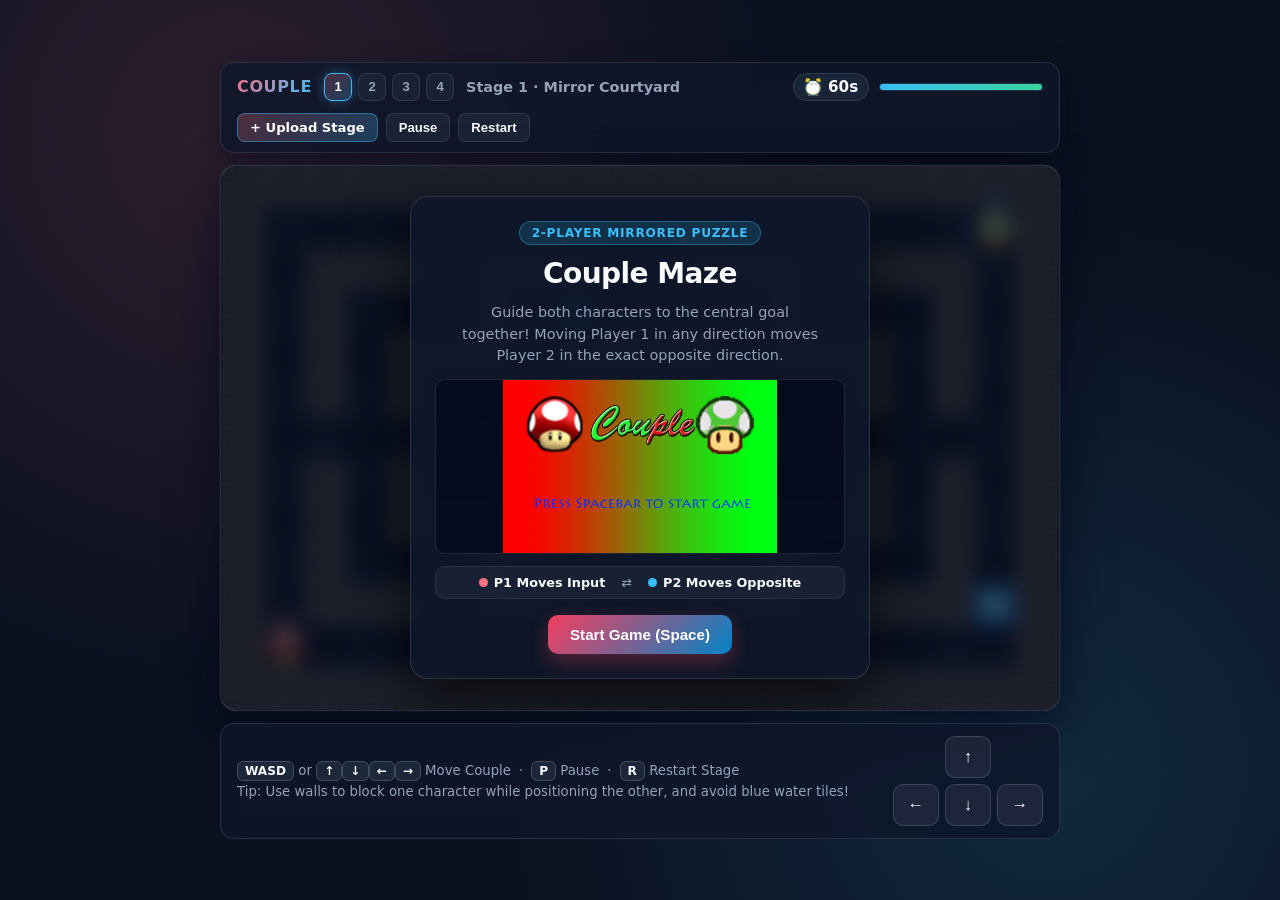
<file: tutorial1/index.html>
<!DOCTYPE html>
<html lang="en">
<head>
    <meta charset="UTF-8">
    <meta name="viewport" content="width=device-width, initial-scale=1.0, maximum-scale=1.0, user-scalable=no">
    <title>Couple — Cooperative Mirrored Maze Game</title>
    <link rel="icon" href="data:image/svg+xml,<svg xmlns='http://www.w3.org/2000/svg' viewBox='0 0 100 100'><text y='.9em' font-size='90'>💑</text></svg>">
    <link rel="stylesheet" href="styles.css">
</head>
<body>
    <main class="app-shell">
        <!-- Top HUD Bar -->
        <header class="hud-bar" aria-label="Game Status">
            <div class="hud-left">
                <div class="brand-mark">Couple</div>
                <div id="stagePills" class="stage-pills" aria-label="Stage Selector"></div>
                <span id="hudStageName" class="hud-stage-name">Stage 1 · Mirror Courtyard</span>
            </div>

            <div class="hud-center">
                <div id="hudTimerBadge" class="timer-badge" title="Time Remaining">
                    <img src="images/clock.png" alt="Clock">
                    <span id="hudTimerValue">60s</span>
                </div>
                <div class="timer-track" aria-hidden="true">
                    <div id="hudTimerBar" class="timer-bar"></div>
                </div>
            </div>

            <div class="hud-actions">
                <a href="upload.html" id="btnUploadPage" class="hud-btn hud-btn-accent" title="Create or Upload a Custom Stage">+ Upload Stage</a>
                <button id="btnPause" type="button" class="hud-btn" title="Pause or Resume (P)">Pause</button>
                <button id="btnRestart" type="button" class="hud-btn" title="Restart Current Stage (R)">Restart</button>
            </div>
        </header>

        <!-- Maze Stage Canvas + Glassmorphic Overlay -->
        <section class="stage-viewport">
            <canvas id="game" width="800" height="520"></canvas>

            <div id="gameOverlay" class="game-overlay" role="dialog" aria-modal="true">
                <div class="overlay-card">
                    <span id="overlayBadge" class="overlay-badge" data-tone="info">2-Player Mirrored Puzzle</span>
                    <h1 id="overlayTitle" class="overlay-title">Couple Maze</h1>
                    <p id="overlaySubtitle" class="overlay-subtitle">
                        Guide both characters to the central goal together! Moving Player 1 in any direction moves Player 2 in the exact opposite direction.
                    </p>
                    <img id="overlayBanner" class="overlay-banner" src="images/welcome.png" alt="Couple Maze Welcome Banner">

                    <div class="mirror-rule-box">
                        <span class="mirror-chip"><i class="dot-p1"></i> P1 Moves Input</span>
                        <span>⇄</span>
                        <span class="mirror-chip"><i class="dot-p2"></i> P2 Moves Opposite</span>
                    </div>

                    <div class="overlay-actions">
                        <button id="overlayPrimaryBtn" type="button" class="btn-primary">Start Game (Space)</button>
                        <button id="overlaySecondaryBtn" type="button" class="btn-secondary is-hidden">Restart Stage</button>
                    </div>
                </div>
            </div>
        </section>

        <!-- Controls Legend & Interactive Touch D-Pad -->
        <footer class="controls-dock">
            <div class="controls-info">
                <div class="controls-legend">
                    <span><kbd>WASD</kbd> or <kbd>↑</kbd><kbd>↓</kbd><kbd>←</kbd><kbd>→</kbd> Move Couple</span>
                    <span>·</span>
                    <span><kbd>P</kbd> Pause</span>
                    <span>·</span>
                    <span><kbd>R</kbd> Restart Stage</span>
                </div>
                <div class="controls-legend">
                    <span>Tip: Use walls to block one character while positioning the other, and avoid blue water tiles!</span>
                </div>
            </div>

            <div class="dpad-cluster" role="group" aria-label="Directional Pad">
                <button type="button" class="dpad-btn" data-dpad-dir="up" aria-label="Move Up">↑</button>
                <button type="button" class="dpad-btn" data-dpad-dir="left" aria-label="Move Left">←</button>
                <button type="button" class="dpad-btn" data-dpad-dir="down" aria-label="Move Down">↓</button>
                <button type="button" class="dpad-btn" data-dpad-dir="right" aria-label="Move Right">→</button>
            </div>
        </footer>
    </main>

    <script type="module" src="src/main.js"></script>
</body>
</html>
</file>
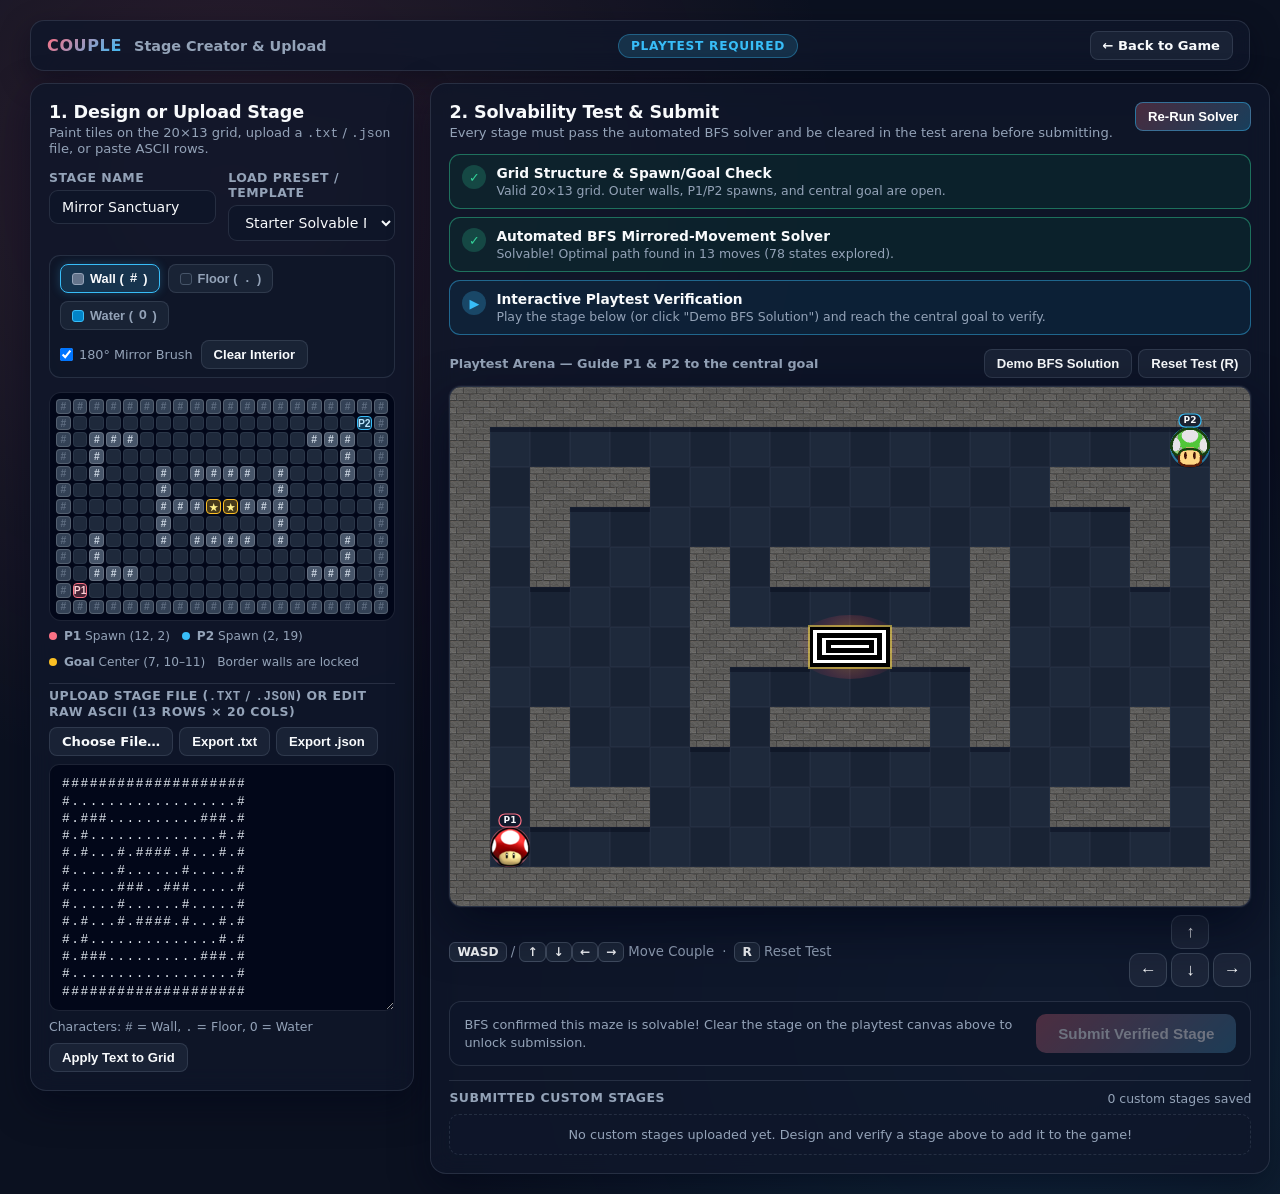
<file: tutorial1/upload.html>
<!DOCTYPE html>
<html lang="en">
<head>
    <meta charset="UTF-8">
    <meta name="viewport" content="width=device-width, initial-scale=1.0, maximum-scale=1.0, user-scalable=no">
    <title>Upload Stage — Couple Cooperative Maze Game</title>
    <link rel="icon" href="data:image/svg+xml,<svg xmlns='http://www.w3.org/2000/svg' viewBox='0 0 100 100'><text y='.9em' font-size='90'>💑</text></svg>">
    <link rel="stylesheet" href="styles.css">
</head>
<body>
    <main class="app-shell upload-shell">
        <!-- Top Navigation Bar -->
        <header class="hud-bar" aria-label="Stage Upload Navigation">
            <div class="hud-left">
                <a href="index.html" class="brand-mark brand-link">Couple</a>
                <span class="hud-stage-name upload-page-title">Stage Creator &amp; Upload</span>
            </div>

            <div class="hud-center upload-status-center">
                <span id="headerStatusBadge" class="overlay-badge" data-tone="info">Awaiting Verification</span>
            </div>

            <div class="hud-actions">
                <a href="index.html" class="hud-btn">← Back to Game</a>
            </div>
        </header>

        <!-- Main Two-Column Upload & Verification Grid -->
        <div class="upload-layout">
            <!-- LEFT PANEL: Stage Input (Visual Grid + File Upload + Raw Text) -->
            <section class="upload-panel" aria-labelledby="editorHeading">
                <div class="panel-header">
                    <div>
                        <h2 id="editorHeading" class="panel-title">1. Design or Upload Stage</h2>
                        <p class="panel-subtitle">Paint tiles on the 20×13 grid, upload a <code>.txt</code> / <code>.json</code> file, or paste ASCII rows.</p>
                    </div>
                </div>

                <!-- Stage Name & Template Row -->
                <div class="form-row">
                    <label class="form-field">
                        <span class="field-label">Stage Name</span>
                        <input id="stageNameInput" type="text" class="text-input" value="Mirror Sanctuary" maxlength="36" placeholder="e.g., Mirror Sanctuary">
                    </label>

                    <label class="form-field">
                        <span class="field-label">Load Preset / Template</span>
                        <select id="templateSelect" class="text-input">
                            <option value="starter">Starter Solvable Maze</option>
                            <option value="open">Open Courtyard (Minimal Walls)</option>
                            <option value="stage1">Built-in Stage 1 (Mirror Courtyard)</option>
                            <option value="stage2">Built-in Stage 2 (Twin Corridors)</option>
                            <option value="unsolvable">Unsolvable Demo (Blocked Goal)</option>
                        </select>
                    </label>
                </div>

                <!-- Brush Toolbar -->
                <div class="brush-toolbar" role="toolbar" aria-label="Tile Brush Selector">
                    <div class="brush-group">
                        <button type="button" class="brush-btn is-active" data-brush="#">
                            <span class="swatch swatch-wall"></span> Wall (<code>#</code>)
                        </button>
                        <button type="button" class="brush-btn" data-brush=".">
                            <span class="swatch swatch-floor"></span> Floor (<code>.</code>)
                        </button>
                        <button type="button" class="brush-btn" data-brush="O">
                            <span class="swatch swatch-water"></span> Water (<code>O</code>)
                        </button>
                    </div>

                    <div class="brush-tools">
                        <label class="symmetry-toggle" title="Paint opposite mirrored tiles simultaneously">
                            <input id="chkSymmetry" type="checkbox" checked>
                            <span>180° Mirror Brush</span>
                        </label>
                        <button id="btnClearInterior" type="button" class="hud-btn">Clear Interior</button>
                    </div>
                </div>

                <!-- Interactive 20x13 Visual Grid -->
                <div class="visual-grid-wrapper">
                    <div id="visualGrid" class="visual-grid" role="grid" aria-label="20 by 13 Stage Grid Editor"></div>
                    <div class="grid-legend">
                        <span><i class="legend-dot dot-p1"></i> <strong>P1</strong> Spawn (12, 2)</span>
                        <span><i class="legend-dot dot-p2"></i> <strong>P2</strong> Spawn (2, 19)</span>
                        <span><i class="legend-dot dot-goal"></i> <strong>Goal</strong> Center (7, 10–11)</span>
                        <span> Border walls are locked</span>
                    </div>
                </div>

                <!-- File Upload & Raw ASCII Paste -->
                <div class="io-section">
                    <div class="io-header">
                        <span class="field-label">Upload Stage File (<code>.txt</code> / <code>.json</code>) or Edit Raw ASCII (13 rows × 20 cols)</span>
                        <div class="io-actions">
                            <label for="stageFileInput" class="hud-btn file-upload-label">Choose File…</label>
                            <input id="stageFileInput" type="file" accept=".txt,.json" class="sr-only">
                            <button id="btnExportTxt" type="button" class="hud-btn" title="Download stage as .txt">Export .txt</button>
                            <button id="btnExportJson" type="button" class="hud-btn" title="Download stage as .json">Export .json</button>
                        </div>
                    </div>

                    <textarea id="rawMapInput" class="raw-map-textarea" rows="13" spellcheck="false" aria-label="Raw 20x13 ASCII Maze Map"></textarea>
                    <div class="io-footer">
                        <span id="fileUploadStatus" class="io-status-text">Characters: <code>#</code> = Wall, <code>.</code> = Floor, <code>O</code> = Water</span>
                        <button id="btnApplyRawText" type="button" class="hud-btn">Apply Text to Grid</button>
                    </div>
                </div>
            </section>

            <!-- RIGHT PANEL: Solvability Verification, Playtest & Submit -->
            <section class="upload-panel" aria-labelledby="verifyHeading">
                <div class="panel-header">
                    <div>
                        <h2 id="verifyHeading" class="panel-title">2. Solvability Test &amp; Submit</h2>
                        <p class="panel-subtitle">Every stage must pass the automated BFS solver and be cleared in the test arena before submitting.</p>
                    </div>
                    <button id="btnRunSolver" type="button" class="hud-btn hud-btn-accent">Re-Run Solver</button>
                </div>

                <!-- 3-Step Verification Checklist -->
                <div class="verification-checklist" role="status" aria-live="polite">
                    <div id="checkStructureCard" class="verify-step" data-status="pending">
                        <div class="verify-icon" id="checkStructureIcon">•</div>
                        <div class="verify-body">
                            <div class="verify-title">Grid Structure &amp; Spawn/Goal Check</div>
                            <div id="checkStructureDesc" class="verify-desc">Checking 20×13 dimensions, border walls, and spawn/goal tiles…</div>
                        </div>
                    </div>

                    <div id="checkSolverCard" class="verify-step" data-status="pending">
                        <div class="verify-icon" id="checkSolverIcon">•</div>
                        <div class="verify-body">
                            <div class="verify-title">Automated BFS Mirrored-Movement Solver</div>
                            <div id="checkSolverDesc" class="verify-desc">Verifying a hazard-free path exists for both players…</div>
                        </div>
                    </div>

                    <div id="checkPlaytestCard" class="verify-step" data-status="pending">
                        <div class="verify-icon" id="checkPlaytestIcon">•</div>
                        <div class="verify-body">
                            <div class="verify-title">Interactive Playtest Verification</div>
                            <div id="checkPlaytestDesc" class="verify-desc">Guide P1 &amp; P2 to the central goal below (or run the verified solution) to unlock submission.</div>
                        </div>
                    </div>
                </div>

                <!-- Live Playtest Canvas -->
                <div class="playtest-container">
                    <div class="playtest-toolbar">
                        <span id="playtestStatusText" class="playtest-status-label">Playtest Arena — Use WASD / Arrow Keys or D-Pad</span>
                        <div class="playtest-actions">
                            <button id="btnAutoSolve" type="button" class="hud-btn" title="Watch the BFS optimal path play out on the canvas">Demo BFS Solution</button>
                            <button id="btnResetTest" type="button" class="hud-btn" title="Reset players to starting positions (R)">Reset Test (R)</button>
                        </div>
                    </div>

                    <div class="stage-viewport test-viewport">
                        <canvas id="testCanvas" width="800" height="520"></canvas>
                        <div id="playtestBanner" class="playtest-toast is-hidden"></div>
                    </div>

                    <div class="playtest-controls-bar">
                        <div class="controls-legend">
                            <span><kbd>WASD</kbd> / <kbd>↑</kbd><kbd>↓</kbd><kbd>←</kbd><kbd>→</kbd> Move Couple</span>
                            <span>·</span>
                            <span><kbd>R</kbd> Reset Test</span>
                        </div>
                        <div class="dpad-cluster dpad-compact" role="group" aria-label="Playtest Directional Pad">
                            <button type="button" class="dpad-btn" data-dpad-dir="up" aria-label="Move Up">↑</button>
                            <button type="button" class="dpad-btn" data-dpad-dir="left" aria-label="Move Left">←</button>
                            <button type="button" class="dpad-btn" data-dpad-dir="down" aria-label="Move Down">↓</button>
                            <button type="button" class="dpad-btn" data-dpad-dir="right" aria-label="Move Right">→</button>
                        </div>
                    </div>
                </div>

                <!-- Submit Action Box -->
                <div class="submit-box">
                    <div class="submit-info">
                        <div id="submitHelperText" class="submit-helper">
                            Complete both the BFS solvability check and interactive playtest to enable stage submission.
                        </div>
                    </div>
                    <button id="btnSubmitStage" type="button" class="btn-primary btn-submit-stage" disabled>
                        Submit Verified Stage
                    </button>
                </div>

                <div id="submitSuccessBanner" class="submit-success-banner is-hidden" role="alert"></div>

                <!-- Saved Custom Stages List -->
                <div class="custom-stages-section">
                    <div class="io-header">
                        <span class="field-label">Submitted Custom Stages</span>
                        <span id="customStageCount" class="verify-desc">0 stages saved</span>
                    </div>
                    <div id="customStagesList" class="custom-stages-list"></div>
                </div>
            </section>
        </div>
    </main>

    <script type="module" src="src/upload.js"></script>
</body>
</html>
</file>
<file: tutorial1/styles.css>
:root {
    --bg-deep: #0b1120;
    --bg-panel: rgba(15, 23, 42, 0.82);
    --bg-card: rgba(15, 23, 42, 0.92);
    --border-subtle: rgba(148, 163, 184, 0.18);
    --text-primary: #f8fafc;
    --text-secondary: #94a3b8;
    --accent-p1: #fb7185;
    --accent-p2: #38bdf8;
    --accent-gold: #fbbf24;
    --accent-success: #34d399;
    --accent-danger: #f43f5e;
}

* {
    margin: 0;
    padding: 0;
    box-sizing: border-box;
    -webkit-tap-highlight-color: transparent;
}

html, body {
    width: 100%;
    min-height: 100dvh;
    background:
        radial-gradient(circle at 18% 15%, rgba(251, 113, 133, 0.14), transparent 42%),
        radial-gradient(circle at 82% 85%, rgba(56, 189, 248, 0.14), transparent 42%),
        var(--bg-deep);
    color: var(--text-primary);
    font-family: 'Inter', system-ui, -apple-system, BlinkMacSystemFont, 'Segoe UI', Roboto, sans-serif;
    user-select: none;
    overflow-x: hidden;
}

body {
    display: flex;
    justify-content: center;
    align-items: center;
    padding: clamp(8px, 2vw, 20px);
}

.app-shell {
    width: 100%;
    max-width: 840px;
    display: flex;
    flex-direction: column;
    gap: 12px;
}

/* ==================== TOP HUD BAR ==================== */
.hud-bar {
    display: flex;
    flex-wrap: wrap;
    align-items: center;
    justify-content: space-between;
    gap: 12px;
    padding: 10px 16px;
    background: var(--bg-panel);
    border: 1px solid var(--border-subtle);
    border-radius: 14px;
    backdrop-filter: blur(12px);
    box-shadow: 0 10px 30px rgba(2, 6, 23, 0.45);
}

.hud-left {
    display: flex;
    align-items: center;
    gap: 12px;
    flex-wrap: wrap;
}

.brand-mark {
    display: flex;
    align-items: center;
    gap: 8px;
    font-weight: 800;
    font-size: 1rem;
    letter-spacing: 0.04em;
    text-transform: uppercase;
    background: linear-gradient(135deg, var(--accent-p1), var(--accent-p2));
    -webkit-background-clip: text;
    background-clip: text;
    color: transparent;
}

.stage-pills {
    display: flex;
    align-items: center;
    gap: 6px;
}

.stage-pill {
    width: 28px;
    height: 28px;
    border-radius: 8px;
    border: 1px solid var(--border-subtle);
    background: rgba(30, 41, 59, 0.7);
    color: var(--text-secondary);
    font-weight: 700;
    font-size: 0.82rem;
    cursor: pointer;
    transition: all 0.18s ease;
}

.stage-pill:hover {
    border-color: var(--accent-p2);
    color: var(--text-primary);
    transform: translateY(-1px);
}

.stage-pill.is-current {
    background: linear-gradient(135deg, rgba(251, 113, 133, 0.25), rgba(56, 189, 248, 0.25));
    border-color: var(--accent-p2);
    color: #fff;
    box-shadow: 0 0 12px rgba(56, 189, 248, 0.35);
}

.stage-pill.is-completed:not(.is-current) {
    border-color: rgba(52, 211, 153, 0.5);
    color: var(--accent-success);
}

.hud-stage-name {
    font-size: 0.9rem;
    font-weight: 600;
    color: var(--text-secondary);
}

.hud-center {
    display: flex;
    align-items: center;
    gap: 10px;
    min-width: 170px;
    flex: 1;
    max-width: 250px;
}

.timer-badge {
    display: flex;
    align-items: center;
    gap: 6px;
    padding: 4px 10px;
    border-radius: 999px;
    background: rgba(30, 41, 59, 0.85);
    border: 1px solid var(--border-subtle);
    font-variant-numeric: tabular-nums;
    font-weight: 700;
    font-size: 0.95rem;
    transition: all 0.2s ease;
}

.timer-badge img {
    width: 18px;
    height: 18px;
    object-fit: contain;
}

.timer-badge.is-critical {
    border-color: var(--accent-danger);
    color: var(--accent-danger);
    animation: pulseDanger 0.6s infinite alternate;
}

@keyframes pulseDanger {
    from { transform: scale(1); }
    to { transform: scale(1.06); }
}

.timer-track {
    flex: 1;
    height: 8px;
    background: rgba(30, 41, 59, 0.9);
    border-radius: 999px;
    overflow: hidden;
    border: 1px solid rgba(148, 163, 184, 0.12);
}

.timer-bar {
    width: 100%;
    height: 100%;
    transform-origin: left center;
    background: linear-gradient(90deg, var(--accent-p2), var(--accent-success));
    transition: transform 0.1s linear, background 0.25s ease;
}

.timer-bar[data-urgency="warning"] {
    background: linear-gradient(90deg, #f59e0b, #fbbf24);
}

.timer-bar[data-urgency="critical"] {
    background: linear-gradient(90deg, #e11d48, #fb7185);
}

.hud-actions {
    display: flex;
    align-items: center;
    gap: 8px;
}

.hud-btn {
    padding: 6px 12px;
    border-radius: 8px;
    border: 1px solid var(--border-subtle);
    background: rgba(30, 41, 59, 0.75);
    color: var(--text-primary);
    font-size: 0.82rem;
    font-weight: 600;
    cursor: pointer;
    transition: all 0.16s ease;
}

.hud-btn:hover {
    background: rgba(51, 65, 85, 0.9);
    border-color: rgba(148, 163, 184, 0.4);
}

.hud-btn:active {
    transform: scale(0.97);
}

/* ==================== STAGE VIEWPORT & CANVAS ==================== */
.stage-viewport {
    position: relative;
    width: 100%;
    aspect-ratio: 800 / 520;
    background: #0f172a;
    border-radius: 16px;
    overflow: hidden;
    border: 1px solid var(--border-subtle);
    box-shadow:
        0 20px 50px rgba(2, 6, 23, 0.65),
        0 0 0 1px rgba(255, 255, 255, 0.04);
}

canvas#game {
    display: block;
    width: 100%;
    height: 100%;
    object-fit: contain;
    touch-action: none;
}

/* ==================== GLASSMORPHIC OVERLAY ==================== */
.game-overlay {
    position: absolute;
    inset: 0;
    display: flex;
    align-items: center;
    justify-content: center;
    padding: 20px;
    background: rgba(2, 6, 23, 0.68);
    backdrop-filter: blur(10px);
    z-index: 10;
    opacity: 1;
    transition: opacity 0.22s ease;
}

.game-overlay.is-hidden {
    opacity: 0;
    pointer-events: none;
}

.overlay-card {
    width: 100%;
    max-width: 460px;
    background: var(--bg-card);
    border: 1px solid rgba(255, 255, 255, 0.12);
    border-radius: 18px;
    padding: clamp(16px, 3vw, 24px);
    display: flex;
    flex-direction: column;
    align-items: center;
    text-align: center;
    gap: 12px;
    box-shadow: 0 24px 60px rgba(0, 0, 0, 0.65);
}

.overlay-badge {
    padding: 4px 12px;
    border-radius: 999px;
    font-size: 0.76rem;
    font-weight: 700;
    text-transform: uppercase;
    letter-spacing: 0.06em;
    background: rgba(56, 189, 248, 0.16);
    color: var(--accent-p2);
    border: 1px solid rgba(56, 189, 248, 0.35);
}

.overlay-badge[data-tone="success"] {
    background: rgba(52, 211, 153, 0.16);
    color: var(--accent-success);
    border-color: rgba(52, 211, 153, 0.35);
}

.overlay-badge[data-tone="danger"] {
    background: rgba(244, 63, 94, 0.16);
    color: var(--accent-p1);
    border-color: rgba(244, 63, 94, 0.35);
}

.overlay-title {
    font-size: clamp(1.35rem, 3vw, 1.75rem);
    font-weight: 800;
    letter-spacing: -0.02em;
}

.overlay-subtitle {
    font-size: 0.9rem;
    line-height: 1.5;
    color: var(--text-secondary);
    max-width: 40ch;
}

.overlay-banner {
    width: 100%;
    max-height: 175px;
    object-fit: contain;
    background: rgba(2, 6, 23, 0.55);
    border-radius: 10px;
    border: 1px solid rgba(255, 255, 255, 0.1);
}

.overlay-banner.is-hidden {
    display: none;
}

.mirror-rule-box {
    display: flex;
    align-items: center;
    justify-content: center;
    gap: 16px;
    width: 100%;
    padding: 8px 12px;
    border-radius: 10px;
    background: rgba(30, 41, 59, 0.65);
    border: 1px solid rgba(148, 163, 184, 0.14);
    font-size: 0.8rem;
    color: var(--text-secondary);
}

.mirror-chip {
    display: inline-flex;
    align-items: center;
    gap: 6px;
    font-weight: 600;
    color: var(--text-primary);
}

.dot-p1, .dot-p2 {
    width: 9px;
    height: 9px;
    border-radius: 50%;
    display: inline-block;
}

.dot-p1 { background: var(--accent-p1); }
.dot-p2 { background: var(--accent-p2); }

.overlay-actions {
    display: flex;
    flex-wrap: wrap;
    justify-content: center;
    gap: 10px;
    width: 100%;
    margin-top: 4px;
}

.btn-primary, .btn-secondary {
    padding: 11px 22px;
    border-radius: 10px;
    font-weight: 700;
    font-size: 0.95rem;
    cursor: pointer;
    transition: all 0.16s ease;
    border: none;
}

.btn-primary {
    background: linear-gradient(135deg, #f43f5e, #0284c7);
    color: #fff;
    box-shadow: 0 8px 20px rgba(244, 63, 94, 0.3);
}

.btn-primary:hover {
    filter: brightness(1.1);
    transform: translateY(-1px);
}

.btn-secondary {
    background: rgba(51, 65, 85, 0.85);
    color: var(--text-primary);
    border: 1px solid var(--border-subtle);
}

.btn-secondary.is-hidden {
    display: none;
}

/* ==================== BOTTOM CONTROLS & TOUCH D-PAD ==================== */
.controls-dock {
    display: flex;
    align-items: center;
    justify-content: space-between;
    gap: 16px;
    padding: 12px 16px;
    background: var(--bg-panel);
    border: 1px solid var(--border-subtle);
    border-radius: 14px;
    backdrop-filter: blur(12px);
}

.controls-info {
    display: flex;
    flex-direction: column;
    gap: 6px;
}

.controls-legend {
    display: flex;
    flex-wrap: wrap;
    align-items: center;
    gap: 8px;
    font-size: 0.83rem;
    color: var(--text-secondary);
}

kbd {
    padding: 2px 7px;
    border-radius: 6px;
    background: rgba(30, 41, 59, 0.95);
    border: 1px solid rgba(148, 163, 184, 0.3);
    color: var(--text-primary);
    font-family: inherit;
    font-size: 0.76rem;
    font-weight: 700;
}

.dpad-cluster {
    display: grid;
    grid-template-columns: repeat(3, 46px);
    grid-template-rows: repeat(2, 42px);
    gap: 6px;
    touch-action: none;
}

.dpad-btn {
    border-radius: 10px;
    border: 1px solid rgba(148, 163, 184, 0.25);
    background: rgba(30, 41, 59, 0.9);
    color: var(--text-primary);
    font-size: 1.05rem;
    font-weight: 800;
    display: flex;
    align-items: center;
    justify-content: center;
    cursor: pointer;
    touch-action: none;
    transition: transform 0.08s ease, background 0.12s ease, border-color 0.12s ease;
}

.dpad-btn[data-dpad-dir="up"] { grid-column: 2; grid-row: 1; }
.dpad-btn[data-dpad-dir="left"] { grid-column: 1; grid-row: 2; }
.dpad-btn[data-dpad-dir="down"] { grid-column: 2; grid-row: 2; }
.dpad-btn[data-dpad-dir="right"] { grid-column: 3; grid-row: 2; }

.dpad-btn:hover {
    border-color: var(--accent-p2);
}

.dpad-btn.is-active,
.dpad-btn:active {
    background: linear-gradient(135deg, rgba(251, 113, 133, 0.45), rgba(56, 189, 248, 0.45));
    border-color: #fff;
    transform: scale(0.94);
}

@media (max-width: 680px) {
    .hud-stage-name {
        display: none;
    }

    .controls-dock {
        flex-direction: column;
        align-items: center;
        text-align: center;
    }

    .dpad-cluster {
        grid-template-columns: repeat(3, 58px);
        grid-template-rows: repeat(2, 52px);
        gap: 8px;
    }

    .dpad-btn {
        font-size: 1.25rem;
    }
}

/* ==================== STAGE UPLOAD & CREATOR PAGE ==================== */
.hud-btn {
    text-decoration: none;
    display: inline-flex;
    align-items: center;
    justify-content: center;
    gap: 6px;
}

.hud-btn:disabled {
    opacity: 0.45;
    cursor: not-allowed;
    pointer-events: none;
}

.hud-btn-accent {
    background: linear-gradient(135deg, rgba(251, 113, 133, 0.25), rgba(56, 189, 248, 0.25));
    border-color: rgba(56, 189, 248, 0.45);
    color: #fff;
}

.hud-btn-accent:hover {
    background: linear-gradient(135deg, rgba(251, 113, 133, 0.4), rgba(56, 189, 248, 0.4));
    border-color: var(--accent-p2);
}

.stage-pill.is-custom {
    border-style: dashed;
}

.brand-link {
    text-decoration: none;
}

.upload-shell {
    max-width: 1220px;
    align-self: flex-start;
    margin: 0 auto;
}

.upload-status-center {
    justify-content: center;
}

.upload-layout {
    display: grid;
    grid-template-columns: 1.05fr 0.95fr;
    gap: 16px;
    align-items: start;
}

.upload-panel {
    background: var(--bg-panel);
    border: 1px solid var(--border-subtle);
    border-radius: 16px;
    padding: 18px;
    backdrop-filter: blur(12px);
    box-shadow: 0 14px 36px rgba(2, 6, 23, 0.5);
    display: flex;
    flex-direction: column;
    gap: 14px;
}

.panel-header {
    display: flex;
    align-items: flex-start;
    justify-content: space-between;
    gap: 12px;
}

.panel-title {
    font-size: 1.1rem;
    font-weight: 800;
    letter-spacing: -0.01em;
}

.panel-subtitle {
    font-size: 0.82rem;
    color: var(--text-secondary);
    margin-top: 3px;
}

.form-row {
    display: grid;
    grid-template-columns: 1fr 1fr;
    gap: 12px;
}

.form-field {
    display: flex;
    flex-direction: column;
    gap: 5px;
}

.field-label {
    font-size: 0.78rem;
    font-weight: 700;
    color: var(--text-secondary);
    text-transform: uppercase;
    letter-spacing: 0.04em;
}

.text-input {
    width: 100%;
    padding: 8px 12px;
    border-radius: 9px;
    border: 1px solid var(--border-subtle);
    background: rgba(15, 23, 42, 0.9);
    color: var(--text-primary);
    font-size: 0.88rem;
    font-family: inherit;
    outline: none;
}

.text-input:focus {
    border-color: var(--accent-p2);
    box-shadow: 0 0 0 2px rgba(56, 189, 248, 0.2);
}

.brush-toolbar {
    display: flex;
    flex-wrap: wrap;
    align-items: center;
    justify-content: space-between;
    gap: 10px;
    padding: 8px 10px;
    background: rgba(15, 23, 42, 0.65);
    border: 1px solid var(--border-subtle);
    border-radius: 11px;
}

.brush-group,
.brush-tools {
    display: flex;
    align-items: center;
    gap: 8px;
    flex-wrap: wrap;
}

.brush-btn {
    display: inline-flex;
    align-items: center;
    gap: 6px;
    padding: 6px 11px;
    border-radius: 8px;
    border: 1px solid var(--border-subtle);
    background: rgba(30, 41, 59, 0.75);
    color: var(--text-secondary);
    font-size: 0.8rem;
    font-weight: 700;
    cursor: pointer;
    transition: all 0.15s ease;
}

.brush-btn.is-active {
    border-color: var(--accent-p2);
    background: rgba(56, 189, 248, 0.18);
    color: var(--text-primary);
    box-shadow: 0 0 10px rgba(56, 189, 248, 0.25);
}

.swatch {
    width: 12px;
    height: 12px;
    border-radius: 3px;
    display: inline-block;
}

.swatch-wall {
    background: #64748b;
    border: 1px solid #94a3b8;
}

.swatch-floor {
    background: #1e293b;
    border: 1px solid #475569;
}

.swatch-water {
    background: #0284c7;
    border: 1px solid #38bdf8;
}

.symmetry-toggle {
    display: inline-flex;
    align-items: center;
    gap: 6px;
    font-size: 0.8rem;
    color: var(--text-secondary);
    cursor: pointer;
}

/* Visual 20x13 Grid Editor */
.visual-grid-wrapper {
    display: flex;
    flex-direction: column;
    gap: 8px;
}

.visual-grid {
    display: grid;
    grid-template-columns: repeat(20, 1fr);
    gap: 2px;
    background: rgba(2, 6, 23, 0.85);
    padding: 6px;
    border-radius: 12px;
    border: 1px solid var(--border-subtle);
    user-select: none;
    touch-action: none;
}

.grid-cell {
    aspect-ratio: 1 / 1;
    border-radius: 4px;
    border: 1px solid rgba(148, 163, 184, 0.1);
    background: #1e293b;
    color: rgba(248, 250, 252, 0.75);
    font-size: 0.65rem;
    font-weight: 800;
    display: flex;
    align-items: center;
    justify-content: center;
    cursor: pointer;
    padding: 0;
    transition: transform 0.06s ease, background 0.1s ease;
}

.grid-cell:hover:not(.is-locked) {
    border-color: #fff;
    transform: scale(1.06);
    z-index: 2;
}

.grid-cell[data-tile="#"] {
    background: #475569;
    border-color: rgba(255, 255, 255, 0.16);
    color: #cbd5e1;
}

.grid-cell[data-tile="O"] {
    background: #0284c7;
    border-color: #38bdf8;
    color: #e0f2fe;
}

.grid-cell[data-role="border"] {
    background: #334155;
    color: rgba(148, 163, 184, 0.45);
    cursor: not-allowed;
}

.grid-cell[data-role="p1"] {
    background: rgba(251, 113, 133, 0.28);
    border: 1.5px solid var(--accent-p1);
    color: #fecdd3;
    cursor: not-allowed;
}

.grid-cell[data-role="p2"] {
    background: rgba(56, 189, 248, 0.28);
    border: 1.5px solid var(--accent-p2);
    color: #bae6fd;
    cursor: not-allowed;
}

.grid-cell[data-role="goal"] {
    background: rgba(251, 191, 36, 0.28);
    border: 1.5px solid var(--accent-gold);
    color: #fef08a;
    cursor: not-allowed;
}

.grid-legend {
    display: flex;
    flex-wrap: wrap;
    gap: 12px;
    font-size: 0.76rem;
    color: var(--text-secondary);
}

.legend-dot {
    width: 8px;
    height: 8px;
    border-radius: 50%;
    display: inline-block;
    margin-right: 3px;
}

.dot-goal {
    background: var(--accent-gold);
}

/* File Upload & Raw Text */
.io-section {
    display: flex;
    flex-direction: column;
    gap: 8px;
    padding-top: 4px;
    border-top: 1px solid var(--border-subtle);
}

.io-header,
.io-footer {
    display: flex;
    flex-wrap: wrap;
    align-items: center;
    justify-content: space-between;
    gap: 8px;
}

.io-actions {
    display: flex;
    align-items: center;
    gap: 6px;
}

.file-upload-label {
    cursor: pointer;
}

.sr-only {
    position: absolute;
    width: 1px;
    height: 1px;
    overflow: hidden;
    clip: rect(0, 0, 0, 0);
}

.raw-map-textarea {
    width: 100%;
    padding: 10px 12px;
    border-radius: 10px;
    border: 1px solid var(--border-subtle);
    background: rgba(2, 6, 23, 0.85);
    color: #e2e8f0;
    font-family: 'JetBrains Mono', 'Fira Code', ui-monospace, SFMono-Regular, Menlo, monospace;
    font-size: 0.8rem;
    line-height: 1.35;
    letter-spacing: 0.12em;
    resize: vertical;
    user-select: text;
}

.raw-map-textarea:focus {
    outline: none;
    border-color: var(--accent-p2);
}

.io-status-text {
    font-size: 0.78rem;
    color: var(--text-secondary);
}

/* Verification Checklist */
.verification-checklist {
    display: flex;
    flex-direction: column;
    gap: 8px;
}

.verify-step {
    display: flex;
    align-items: flex-start;
    gap: 10px;
    padding: 10px 12px;
    border-radius: 11px;
    background: rgba(15, 23, 42, 0.75);
    border: 1px solid var(--border-subtle);
    transition: all 0.18s ease;
}

.verify-icon {
    width: 24px;
    height: 24px;
    border-radius: 50%;
    display: flex;
    align-items: center;
    justify-content: center;
    font-size: 0.8rem;
    font-weight: 800;
    flex-shrink: 0;
    background: rgba(51, 65, 85, 0.8);
    color: var(--text-secondary);
}

.verify-step[data-status="pass"] {
    border-color: rgba(52, 211, 153, 0.45);
    background: rgba(6, 78, 59, 0.22);
}

.verify-step[data-status="pass"] .verify-icon {
    background: rgba(52, 211, 153, 0.22);
    color: var(--accent-success);
}

.verify-step[data-status="fail"] {
    border-color: rgba(244, 63, 94, 0.5);
    background: rgba(136, 19, 55, 0.22);
}

.verify-step[data-status="fail"] .verify-icon {
    background: rgba(244, 63, 94, 0.25);
    color: var(--accent-danger);
}

.verify-step[data-status="active"] {
    border-color: rgba(56, 189, 248, 0.45);
    background: rgba(12, 74, 110, 0.22);
}

.verify-step[data-status="active"] .verify-icon {
    background: rgba(56, 189, 248, 0.25);
    color: var(--accent-p2);
}

.verify-title {
    font-size: 0.86rem;
    font-weight: 700;
}

.verify-desc {
    font-size: 0.78rem;
    color: var(--text-secondary);
    margin-top: 2px;
}

/* Playtest Arena */
.playtest-container {
    display: flex;
    flex-direction: column;
    gap: 8px;
}

.playtest-toolbar,
.playtest-controls-bar {
    display: flex;
    flex-wrap: wrap;
    align-items: center;
    justify-content: space-between;
    gap: 8px;
}

.playtest-status-label {
    font-size: 0.8rem;
    font-weight: 600;
    color: var(--text-secondary);
}

.playtest-actions {
    display: flex;
    gap: 6px;
}

.test-viewport {
    border-radius: 12px;
}

.playtest-toast {
    position: absolute;
    bottom: 12px;
    left: 50%;
    transform: translateX(-50%);
    padding: 8px 16px;
    border-radius: 999px;
    font-size: 0.82rem;
    font-weight: 700;
    background: rgba(15, 23, 42, 0.92);
    border: 1px solid var(--border-subtle);
    box-shadow: 0 10px 25px rgba(0, 0, 0, 0.55);
    white-space: nowrap;
    pointer-events: none;
}

.playtest-toast[data-tone="success"] {
    border-color: var(--accent-success);
    color: var(--accent-success);
}

.playtest-toast[data-tone="danger"] {
    border-color: var(--accent-danger);
    color: #fda4af;
}

.playtest-toast.is-hidden {
    display: none;
}

.dpad-compact {
    grid-template-columns: repeat(3, 38px);
    grid-template-rows: repeat(2, 34px);
    gap: 4px;
}

/* Submit Box */
.submit-box {
    display: flex;
    align-items: center;
    justify-content: space-between;
    gap: 12px;
    padding: 12px 14px;
    border-radius: 12px;
    background: rgba(15, 23, 42, 0.85);
    border: 1px solid var(--border-subtle);
}

.submit-helper {
    font-size: 0.8rem;
    color: var(--text-secondary);
    line-height: 1.4;
}

.btn-submit-stage {
    white-space: nowrap;
    flex-shrink: 0;
}

.btn-submit-stage:disabled {
    opacity: 0.4;
    cursor: not-allowed;
    filter: grayscale(0.5);
    transform: none;
    box-shadow: none;
}

.submit-success-banner {
    display: flex;
    flex-wrap: wrap;
    align-items: center;
    justify-content: space-between;
    gap: 10px;
    padding: 12px 14px;
    border-radius: 12px;
    background: rgba(6, 78, 59, 0.35);
    border: 1px solid rgba(52, 211, 153, 0.5);
    font-size: 0.84rem;
}

.submit-success-banner.is-hidden {
    display: none;
}

.submit-success-banner span {
    display: block;
    font-size: 0.78rem;
    color: var(--text-secondary);
    margin-top: 2px;
}

.btn-play-submitted {
    text-decoration: none;
    padding: 8px 14px;
    font-size: 0.84rem;
}

/* Custom Stages List */
.custom-stages-section {
    display: flex;
    flex-direction: column;
    gap: 8px;
    padding-top: 8px;
    border-top: 1px solid var(--border-subtle);
}

.custom-stages-list {
    display: flex;
    flex-direction: column;
    gap: 8px;
    max-height: 190px;
    overflow-y: auto;
}

.empty-custom-stages {
    padding: 12px;
    text-align: center;
    font-size: 0.8rem;
    color: var(--text-secondary);
    background: rgba(15, 23, 42, 0.5);
    border-radius: 10px;
    border: 1px dashed var(--border-subtle);
}

.custom-stage-item {
    display: flex;
    align-items: center;
    justify-content: space-between;
    gap: 10px;
    padding: 8px 12px;
    border-radius: 10px;
    background: rgba(15, 23, 42, 0.75);
    border: 1px solid var(--border-subtle);
}

.custom-stage-meta {
    display: flex;
    align-items: center;
    gap: 10px;
}

.custom-stage-title {
    font-size: 0.85rem;
    font-weight: 700;
}

.custom-stage-actions {
    display: flex;
    align-items: center;
    gap: 6px;
}

@media (max-width: 980px) {
    .upload-layout {
        grid-template-columns: 1fr;
    }

    .form-row {
        grid-template-columns: 1fr;
    }

    .submit-box {
        flex-direction: column;
        align-items: stretch;
    }
}
</file>
